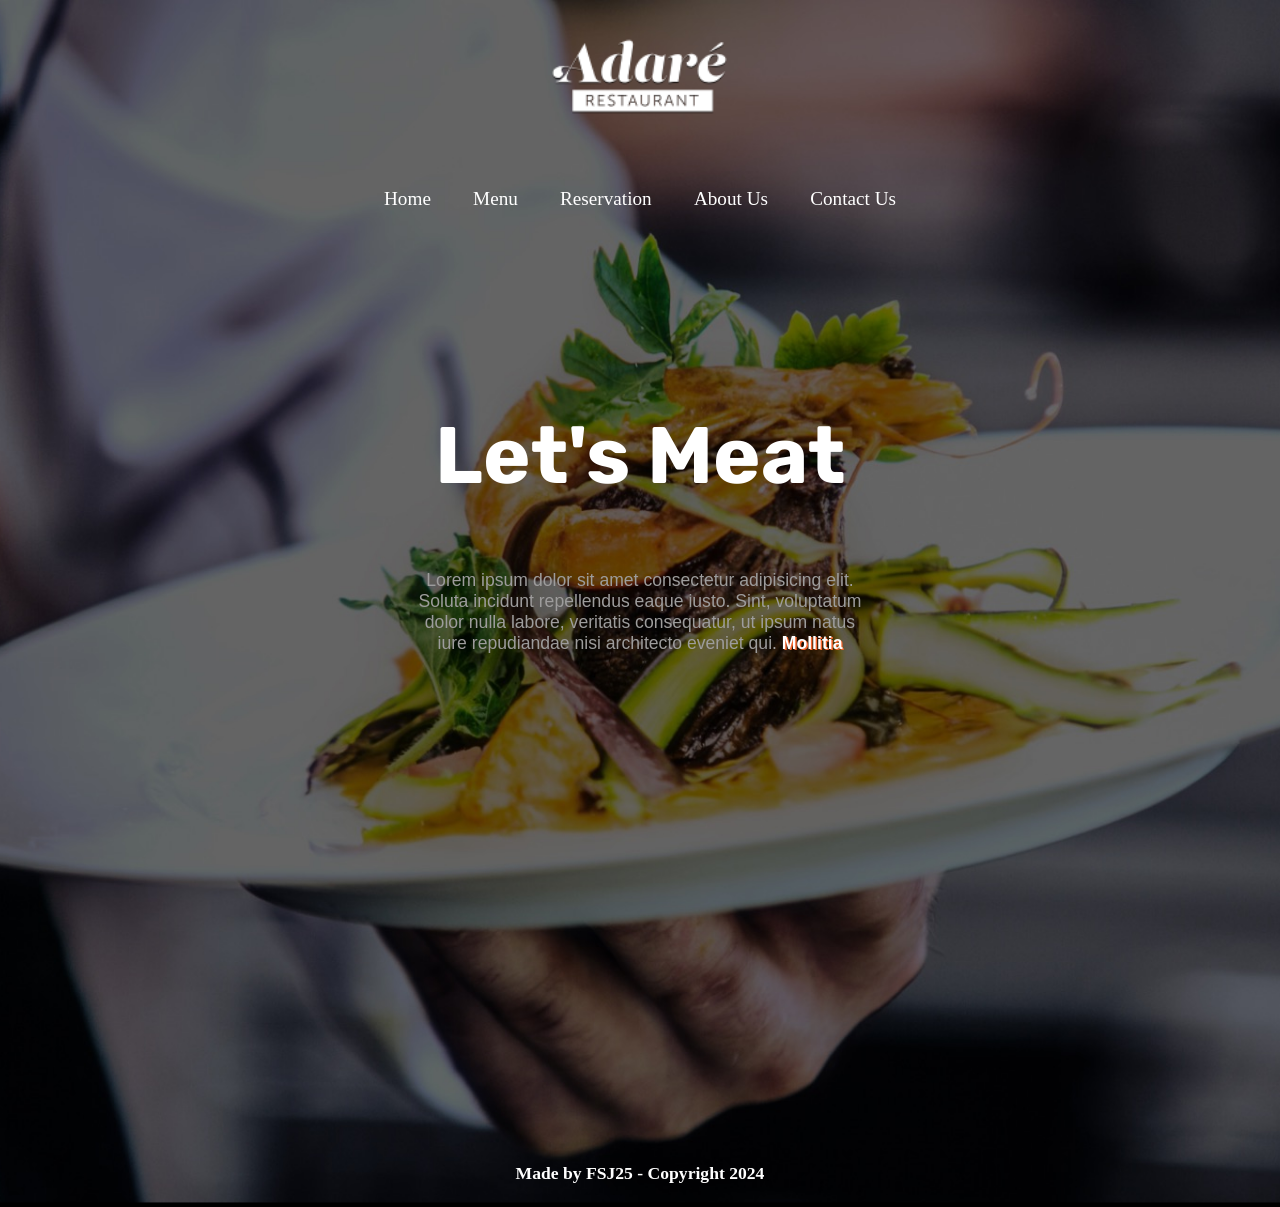
<file: HTML-CSS/index.html>
<!DOCTYPE html>
<html lang="en">
<head>
    <meta charset="UTF-8">
    <meta name="viewport" content="width=device-width, initial-scale=1.0">
    <title>Adare Restaurant</title>
    <link rel="stylesheet" href="./assets/css/styles.css">
    
</head>
<body>
    <div class="container">
        <!-- Encabezado -->
        <header class="header" >
            <section class="img-container">
                <img  class="img-logo" src="./assets/images/logo-adare-restaurant.png" alt="logo-adare-restaurant">
            </section>
            <nav class="navbar">
                <a class="nav-item" href="#">Home</a>
                <a class="nav-item" href="#">Menu</a>
                <a class="nav-item" href="#">Reservation</a>
                <a class="nav-item" href="#">About Us</a>
                <a class="nav-item" href="#">Contact Us</a>
            </nav>
        </header>
        
        <main class="main-container">
            <section class="main-text-container">
                <h1>Let's Meat</h1>
                <article>
                    <p>Lorem ipsum dolor sit amet consectetur adipisicing elit. Soluta incidunt repellendus eaque iusto. Sint, voluptatum dolor nulla labore, veritatis consequatur, ut ipsum natus iure repudiandae nisi architecto eveniet qui. <strong><a href="#">Mollitia</a></strong> </p>
                </article>
                
            </section>
            <section class="map-container">
                <iframe src="https://www.google.com/maps/embed?pb=!1m14!1m8!1m3!1d31011.799149386567!2d-89.2025938611047!3d13.689663156788004!3m2!1i1024!2i768!4f13.1!3m3!1m2!1s0x0%3A0xf679afd01e340620!2sPizza%20Hut%20%E2%80%A2%201a%20Calle%20Oriente!5e0!3m2!1ses-419!2sar!4v1674522251079!5m2!1ses-419!2sar" class= "google-map" width="550" height="400" style="border:0;" allowfullscreen="" loading="lazy" referrerpolicy="no-referrer-when-downgrade"></iframe>
            </section>
        </main>

        <footer class="footer">
            <h4> Made by FSJ25 - Copyright 2024 </h4>
        </footer>
    </div>
</body>
</html>
</file>
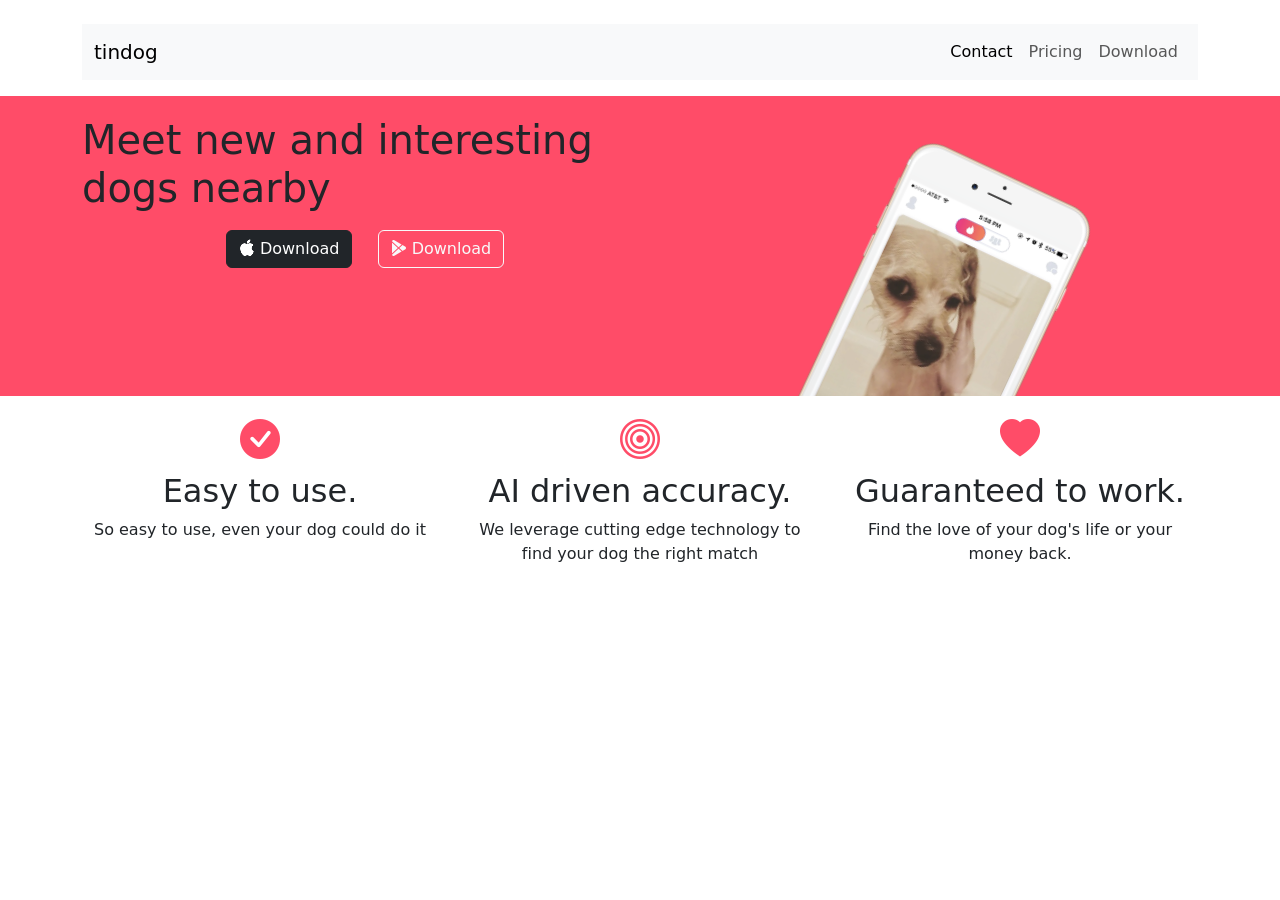
<file: Refuerzo Uno/index.html>
<!DOCTYPE html>
<html lang="es">
<head>
    <meta charset="UTF-8">
    <meta name="viewport" content="width=device-width, initial-scale=1.0">
    <title>Practica Bootstrap</title>
    
    <!-- CSS Bootstrap -->

    <link href="https://cdn.jsdelivr.net/npm/bootstrap@5.3.3/dist/css/bootstrap.min.css" rel="stylesheet" integrity="sha384-QWTKZyjpPEjISv5WaRU9OFeRpok6YctnYmDr5pNlyT2bRjXh0JMhjY6hW+ALEwIH" crossorigin="anonymous">

    <!-- Bootstrap Icons-->
    <link rel="stylesheet" href="https://cdn.jsdelivr.net/npm/bootstrap-icons@1.11.3/font/bootstrap-icons.min.css">

    <!-- My CSS-->
    <link rel="stylesheet" href="/Refuerzo Uno/asset/css/index.css">

</head>
<body>
    <header>      
       <div class="container mt-4 mb-3">
        <nav class="navbar navbar-expand-lg bg-body-tertiary">
            <div class="container-fluid my-auto">
                <a class="navbar-brand" href="#">tindog</a>
                <button class="navbar-toggler" type="button" data-bs-toggle="collapse" data-bs-target="#navbarNav" aria-controls="navbarNav" aria-expanded="false" aria-label="Toggle navigation">
                    <span class="navbar-toggler-icon"></span>
                </button>
            <div class="collapse navbar-collapse" id="navbarNav">
                <ul class="navbar-nav ms-auto">
                <li class="nav-item">
                    <a class="nav-link active" aria-current="page" href="#">Contact</a>
                </li>
                <li class="nav-item">
                    <a class="nav-link" href="#">Pricing</a>
                </li>
                <li class="nav-item">
                    <a class="nav-link" href="#">Download</a>
                </li>            
                </ul>
            </div>
            </div>
        </nav>
       </div>
    </header>

    <!--Title-->
    <section class="title-section">
        <div class="container text-center">
            <div class="row">
                <div class="col">
                    <h1 class="text-start">Meet new and interesting dogs nearby</h1>
                    <button type="button" class="btn btn-dark"> <i class="bi bi-apple"></i> Download</button>
                    <button type="button" class="btn btn-outline-light"> <i class="bi bi-google-play"></i> Download</button>
                </div>
                <div class="col">
                    <img class="logo-welcome" src="/Refuerzo Uno/asset/images/iphone6.png" alt="Telefono con perrito">
                </div>                
            </div>
            
        </div>
    </section>

    <!-- Features-->

    <section class="feature-section">
        <div class="container">
            <div class="row">
                <div class="col text-center">
                    <h1 class="color-icons"><i class="bi bi-check-circle-fill"></i></h1>
                    <h2>Easy to use.</h2>
                    <p>So easy to use, even your dog could do it</p>
                </div>
                <div class="col text-center">
                    <h1 class="color-icons"><i class="bi bi-bullseye"></i></h1>
                    <h2>AI driven accuracy.</h2>
                    <p>We leverage cutting edge technology to find your dog the right match</p>
                </div>
                <div class="col text-center">
                    <h1 class="color-icons"><i class="bi bi-heart-fill"></i></h1>
                    <h2>Guaranteed to work.</h2>
                    <p>Find the love of your dog's life or your money back.</p>
                </div>
            </div>
        </div>
    </section>

    <!-- JS Bootstrap-->

    <script src="https://cdn.jsdelivr.net/npm/bootstrap@5.3.3/dist/js/bootstrap.bundle.min.js" integrity="sha384-YvpcrYf0tY3lHB60NNkmXc5s9fDVZLESaAA55NDzOxhy9GkcIdslK1eN7N6jIeHz" crossorigin="anonymous"></script>
</body>
</html>
</file>
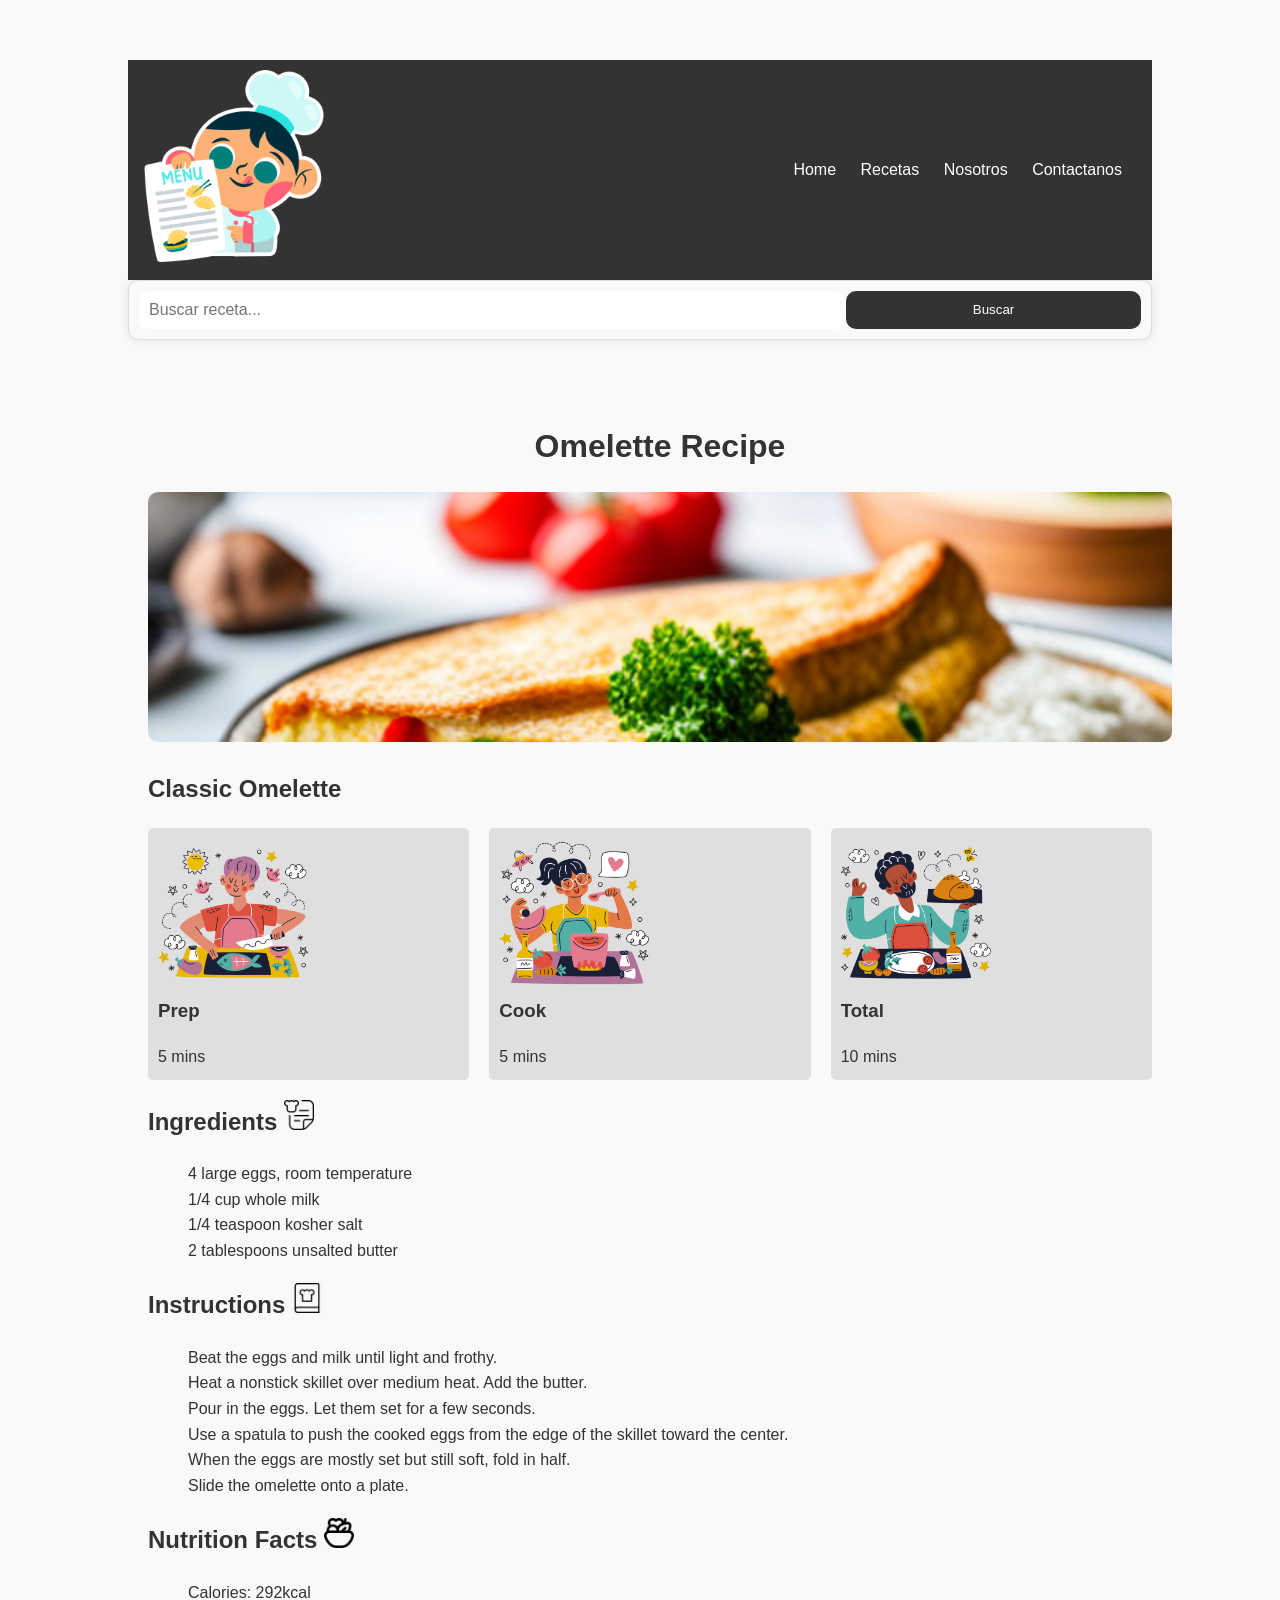
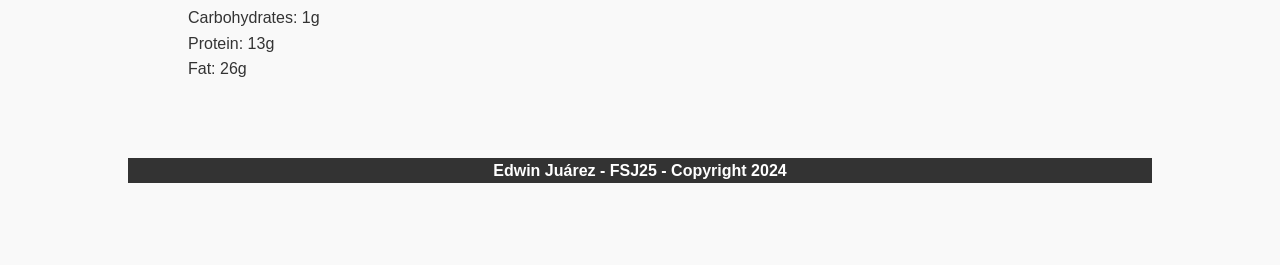
<file: Tarea-Recetario/assets/index.html>
<!DOCTYPE html>
<html lang="es">
<head>
    <meta charset="UTF-8">
    <meta name="viewport" content="width=device-width, initial-scale=1.0">
    <link rel="stylesheet" href="/Tarea-Recetario/assets/css/index.css">
    <title>Recetas</title>

</head>
<body>
    <div class="container">
        <!-- Encabezado -->
        <header class="header" >
          <nav class="navbar">
            <section class="logo">
                <img src="/Tarea-Recetario/assets/images/cocinero.png" alt="Logo-Recetario">
            </section>  
                <ul class="menu-navbar">          
                  <a class="nav-item" href="#">Home</a>
                  <a class="nav-item" href="#">Recetas</a>
                  <a class="nav-item" href="#">Nosotros</a>
                  <a class="nav-item" href="#">Contactanos</a>
                </ul>
            </nav>

            <form class="search-form">
              <input type="text" placeholder="Buscar receta...">
              <button type="submit">Buscar</button>
            </form>
        </header>
        
        <div class="container">
            <h1>Omelette Recipe</h1>
          
            <img class="recipe-image" src="./images/header-img.png" alt="Imagen de Omelette">
            <h2>Classic Omelette</h2>
          
            <div class="recipe-info gap-3 d-flex justify-content-center">
              <div>
                <img class=icono src="/Tarea-Recetario/assets/images/preparacion.png" alt="Icono de preparacion">
                <h3>Prep</h3>
                5 mins
              </div>
              <div>
                <img class=icono src="/Tarea-Recetario/assets/images/cocinando.png" alt="Icono de cocinando">
                <h3>Cook</h3>
                5 mins
              </div>
              <div>
                <img class=icono src="/Tarea-Recetario/assets/images/listo.png" alt="Icono de Listo">
                <h3>Total</h3>
                10 mins
              </div>
            </div>
          
            <h2>Ingredients <img class=icono-h2 src="/Tarea-Recetario/assets/images/receta.png" alt="Icono de Recetario"></h2>
              <ul style="list-style-type: none;">
              <li>4 large eggs, room temperature</li>
              <li>1/4 cup whole milk</li>
              <li>1/4 teaspoon kosher salt</li>
              <li>2 tablespoons unsalted butter</li>
            </ul>
          
            <h2>Instructions <img class=icono-h2 src="/Tarea-Recetario/assets/images/libro-de-recetas.png" alt="Icono de Libro de Recetas"></h2>
            <ul style="list-style-type: none;">
              <li>Beat the eggs and milk until light and frothy.</li>
              <li>Heat a nonstick skillet over medium heat. Add the butter.</li>
              <li>Pour in the eggs. Let them set for a few seconds.</li>
              <li>Use a spatula to push the cooked eggs from the edge of the skillet toward the center. </li>
              <li>When the eggs are mostly set but still soft, fold in half.</li>
              <li>Slide the omelette onto a plate.</li>
            </ul>
            
            <h2>Nutrition Facts <img class=icono-h2 src="/Tarea-Recetario/assets/images/ensalada.png" alt="Icono de Ensalada"></h2>            
            <ul style="list-style-type: none;">
              <li>Calories: 292kcal</li>
              <li>Carbohydrates: 1g</li>
              <li>Protein: 13g</li>
              <li>Fat: 26g</li>
            </ul>
          </div>

        <footer class="footer">
            <h4> Edwin Juárez - FSJ25 - Copyright 2024 </h4>
        </footer>
    </div>
    
</body>
</html>
</file>
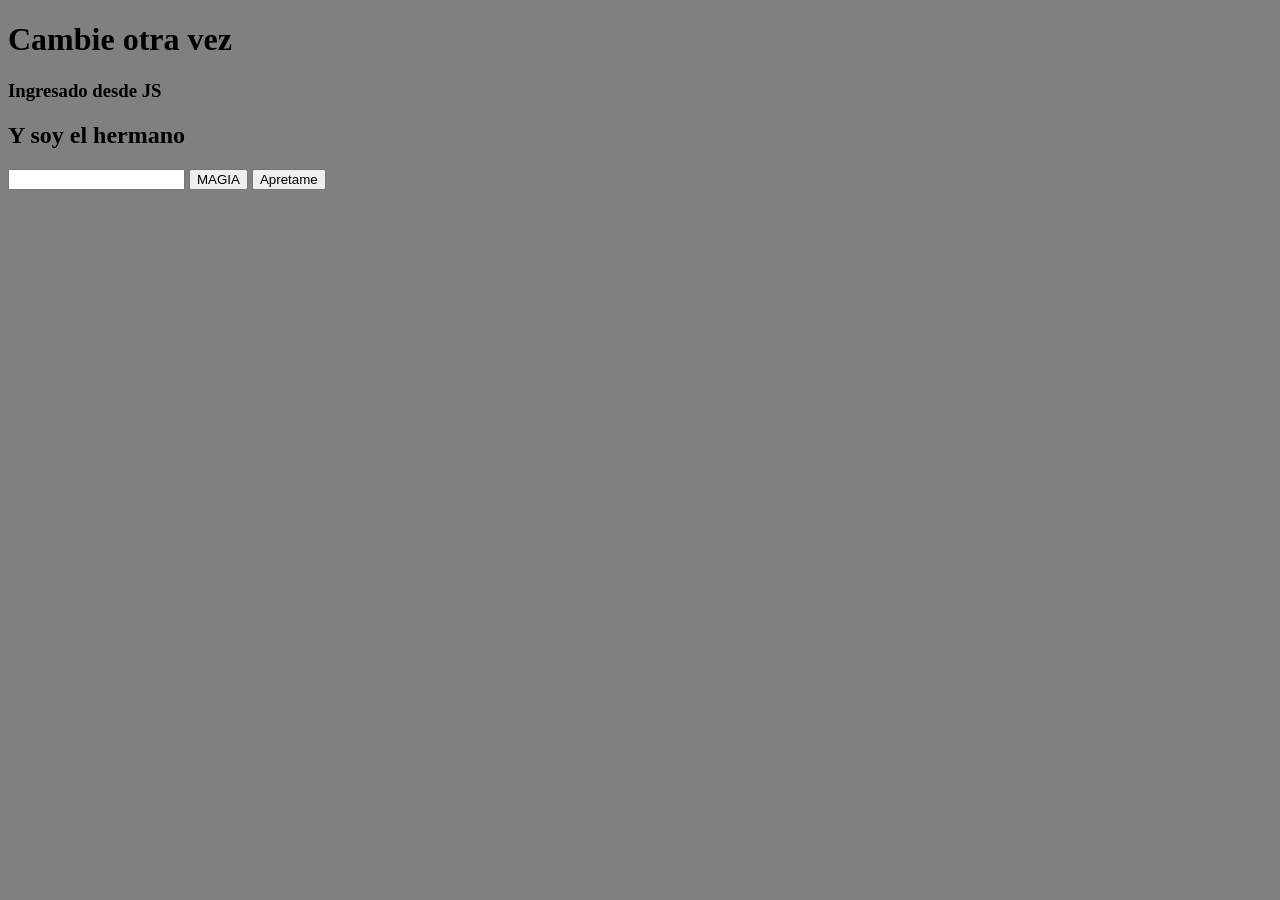
<file: DOM/dom.html>
<!DOCTYPE html>
<html lang="en">
<head>
    <meta charset="UTF-8">
    <meta name="viewport" content="width=device-width, initial-scale=1.0">
    <title>Practica DOM</title>
</head>
<body style="background-color: gray;">
    <h1 id="textoSaludo"><span>Holiwis</span></h1>
    
    <section id="content">

    </section>

    <input type="text" id="inputText" onchange="cambiandoInput(event)">
    
    <button id="btnMagia">MAGIA</button>
    <button onclick="apretandoBoton()">Apretame</button>

    <script src="./dom.js"></script>
</body>
</html>
</file>
<file: HTML-CSS/assets/css/styles.css>
@import url('https://fonts.googleapis.com/css2?family=Montserrat:wght@700&family=Rubik:ital,wght@0,300..900;1,300..900&display=swap');

body{
    background-color: #f14807;
    background-image: url(../images/background-adare-restaurant.jpg);
    background-size: cover;
    background-position: center;
    background-repeat: no-repeat;
}
    /* --- Container ---*/

.container{
    margin-left: auto;
    margin-right: auto;
    width: 80vw;
}

    /* --- Header ---*/

.container > .header{
    text-align: center;
    height: 20vh;
}

    /* --- Img Logo ---*/

.container .header .img-container{
    height: 20vh;
}

.container .header .img-container .img-logo{
    height: 12vh;
}

    /* --- Navbar ---*/
.container .header .navbar{
    display: flex;
    justify-content: space-between;
    width: 40vw;
    margin: 0 auto;
}

.container .header .navbar .nav-item{
    color: white;
    text-decoration: none;
    font-size: 1.2em;
    transition: 0.3s ease;
}

.container .header .navbar .nav-item:hover{
    color:  #f5642b;
    font-size: 1.6em;
    text-decoration: underline;
    transition: 0.5s;
}


    /* Main Content */

.container .main-container{
    text-align: center;
    margin-top: 10vh;
}

.container .main-container .main-text-container{
    color: white;
    padding: 4rem;
}

.container .main-container .main-text-container h1{
    font-family: "Rubik", sans-serif;
    font-size: 5em;
    transition: 0.3s;
}


.container .main-container .main-text-container h1:hover{
    text-shadow: 0.05em 0.05em #f5642b;
    transition: 0.3s;
}

.container .main-container .main-text-container article{
    margin:0 auto;
    width: 35vw;
}

.container .main-container .main-text-container p{
    color: rgb(157, 156, 156);
    font-family: "Monserrat",sans-serif;
    font-size: 1.1em;
}

.container .main-container .main-text-container p strong a{
    text-decoration: none;
    color: white;
    text-shadow: 0.08em 0.08em #f5642b;
}

.container .footer{
    color: white;
    text-align: center;
}

/* Maps Google */
.container .main-container .map-container .google-map{
    height: 400px;
    width: 550px;
}

/* Footer */
.container .footer h4{
    font-size: 1.1em;
}

/*Responsive para tablet */
@media (min-width: 768px) and (max-width: 992px){
    .container .header .navbar{
        width: 50vw;
    }
}

/* Responsive para mobil */
@media (min-width: 530px) and (max-width: 750px){
    .container .header .navbar{
        width: 75vw;
    }
}

/* Responsive para mobil */
@media (min-width: 310px) and (max-width: 529px){
    .container .header{
        margin-left: 9vw;
    }

    .container .header .img-container{
        margin-left: 21vw;
    }

    .container .header .navbar{
        display: grid;
        grid-template-columns: 1fr 1fr 1fr 1fr 1fr;
        width: 100vw;        
    }

    .container.main-container {
        width: 100vw;
    }

    .container .main-container .main-text-container{
        width: 100vw;
        margin-top: 0vw;
    }

    .container .main-container .main-text-container h1{
        font-size: 4em;
        transition: 0.3s;
        text-align: center;
    }

    .container .main-container .main-text-container article{
        width: 60vw;
    }
    
    .container .main-container .map-container{
        margin-left: 11vw;        
    }

    .container .main-container .map-container .google-map{
        height: 60vh;
        width: 100vw;
    }

    .container .footer{
        width: 100vw;
        margin-left: 11vw;
    }

    .container .footer h4{
        font-size: 1.3em;
    }
}
</file>
<file: Refuerzo Uno/asset/css/index.css>
.tittle{
    background-color: #ff4c68;
    color: white;
}

.title-section{
    padding-top: 20px;
    background-color: #ff4c68;
    height: 300px;
    overflow: hidden;
}

.logo-welcome {
    width: 200px; 
    transform: rotate(25deg); 
    margin-top: 40px;  
}

.btn{
    margin-top: 10px;
    margin-left: 20px;
}

.feature-section{
    margin-top: 20px;
    margin-bottom: 20px;
}
.color-icons{
    color: #ff4c68;
}
</file>
<file: Tarea-Recetario/assets/css/index.css>
body {
    font-family: Arial, sans-serif;
    line-height: 1.6;
    color: #333;
    background-color: #f9f9f9;
  }

.navbar{
  background-color: #333;
}

.header .navbar .logo img{
    width: 15vw;
}

.search-form {
  display: flex;
  padding: 10px;
  background-color: #f9f9f9;
  border: 1px solid #ddd;
  border-radius: 10px;
  box-shadow: 0 0 10px rgba(0, 0, 0, 0.1);
}

.search-form input[type="text"] {
  width: 70%;
  padding: 10px;
  border: none;
  border-radius: 10px;
  font-size: 16px;
}

.search-form button[type="submit"] {
  width: 30%;
  padding: 10px;
  border: none;
  border-radius: 10px;
  background-color: #333;
  color: #fff;
  cursor: pointer;
}

.search-form button[type="submit"]:hover {
  background-color: #444;
}

.container {
    width: 80vw;
    margin: 0 auto;    
}

h1 {
    margin-bottom: 20px;
    text-align: center;
}

h3{
  font-weight: none;
}

.header img {
  width: 100%;
  height: auto;
  object-fit: cover;
}
  
.recipe-image {
    width: 80vw;
    height: 200vw;
    object-fit: cover;
}

.recipe-info {
    display: flex;
    flex-wrap: unset;
    justify-content: space-between;
    margin-bottom: 20px;
}

.recipe-info .icono{
  width: 150px;
  justify-content: space-around;
  align-items: center;
}
  
.recipe-info div {
    background-color: rgb(223, 223, 223);
    padding: 10px;
    border-radius: 5px;
    flex-grow: 1;
}
  
.ingredients, .instructions, .nutrition {
    margin-bottom: 20px;
}

.icono-h2{
  width: 30px;
}
  
.ingredients ul, .instructions ul {
    list-style: none;
    padding: 0;
}
  
.ingredients li, .instructions li {
    margin-bottom: 5px;
}
  
.nutrition ul {
    list-style: none;
    padding: 0;
}
  
.nutrition li {
    margin-bottom: 10px;
}

.footer{
  color: #fff;
  background-color: #333;
  text-align: center;
}

/* Estilos para teléfonos móviles */

@media (max-width: 480px) {
  .container {
    margin: 20px auto;
    padding: 10px;
  }
  .header {
    flex-direction: column;
  }
  .nav-item {
    display: block;
    margin-bottom: 10px;
  }
  .recipe-image {
    width: 100%;
    height: 150px;
    object-fit: cover;
  }
  .recipe-info {
    flex-direction: now;
  }
}

/* Estilos para tabletas */

@media (min-width: 481px) and (max-width: 768px) {
  .container {
    margin: 30px auto;
    padding: 15px;
  }
  .header {
    flex-direction: row;
  }
  .nav-item {
    display: inline-block;
    margin-right: 20px;
  }
  .recipe-image {
    width: 50%;
    height: 200px;
    object-fit: cover;
  }
  .recipe-info {
    flex-direction: row;
  }
}

/* Estilos para pantallas de escritorio */

@media (min-width: 769px) {
  .container {
    margin: 40px auto;
    padding: 20px;
  }
  .header {
    flex-direction: row;
  }
  .nav-item {
    display: inline-block;
    margin-right: 30px;
  }
  .recipe-image {
    width: 30%;
    height: 250px;
    object-fit: cover;
  }
  .recipe-info {
    flex-direction: row;
  }
}

/* Estilos para la imagen de la receta */

.recipe-image {
  width: 80vw;
  object-fit: cover;
  object-position: center;
  margin: auto;
  border-radius: 10px;
}

/* Estilos para la información de la receta */

.recipe-info {
  display: flex;
  flex-wrap: wrap;
  justify-content: space-between;
  margin-bottom: 20px;
}

.recipe-info div {
  margin-right: 20px;
}

.recipe-info h3 {
  margin-top: 0;
}

/* Estilos para la navegación */

.navbar {
  display: flex;
  justify-content: space-between;
  align-items: center;
  padding: 10px;
  background-color: #333;
  color: #fff;
}

.nav-item {
  margin-right: 20px;
  color: #fff;
  text-decoration: none;
}

.nav-item:hover {
  color: #ccc;
}
</file>
